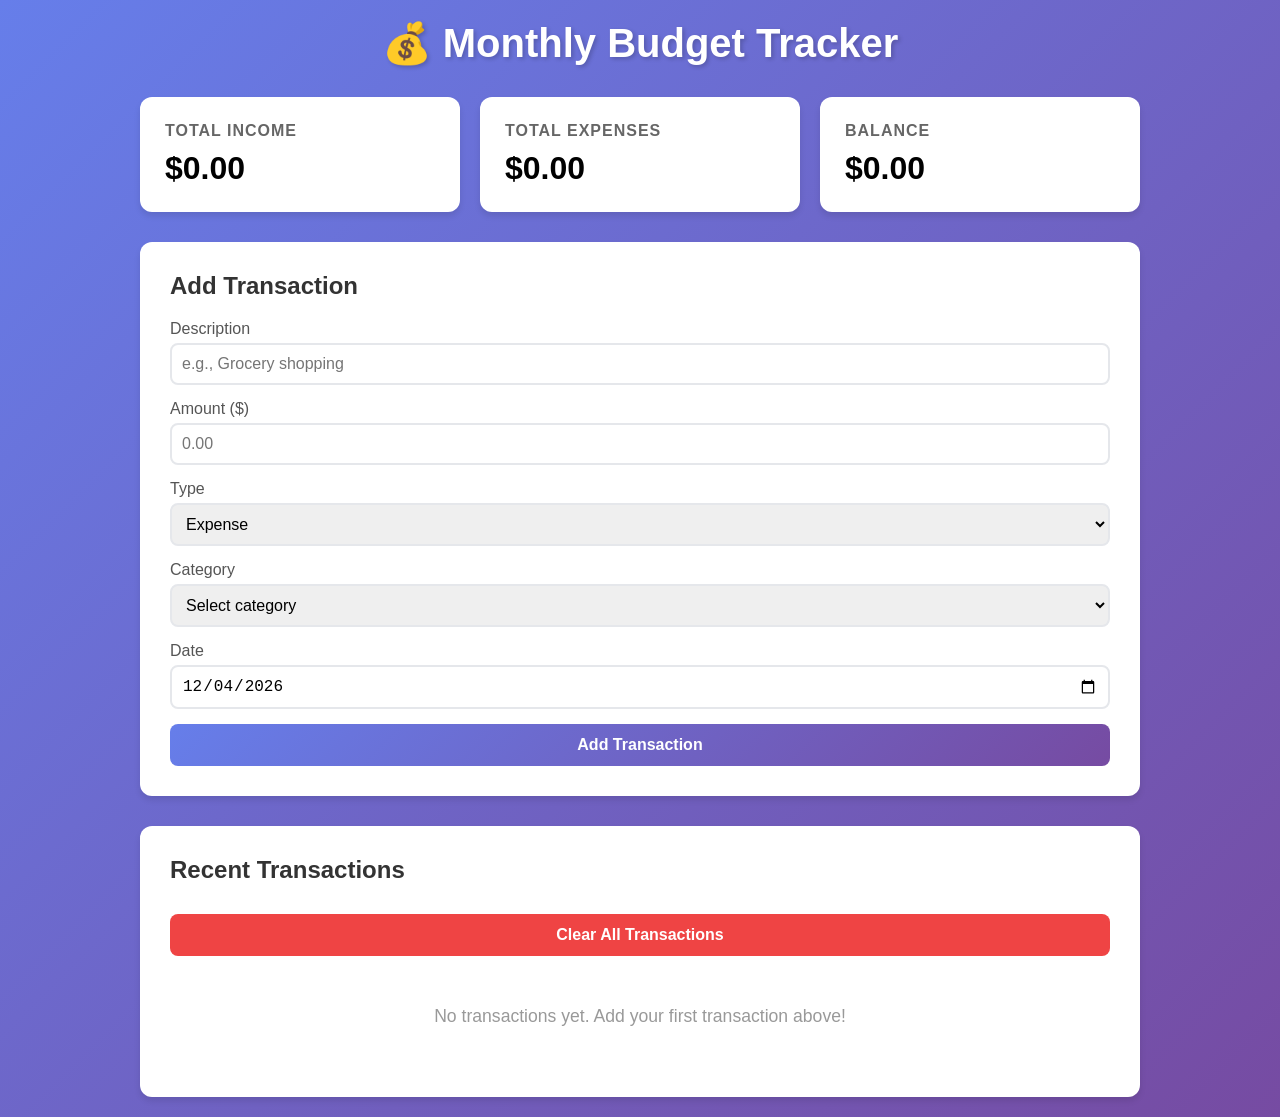
<file: index.html>
<!DOCTYPE html>
<html lang="en">
<head>
    <meta charset="UTF-8">
    <meta name="viewport" content="width=device-width, initial-scale=1.0">
    <title>Monthly Budget Tracker</title>
    <link rel="stylesheet" href="styles.css">
</head>
<body>
    <div class="container">
        <h1>💰 Monthly Budget Tracker</h1>

        <!-- Summary Cards -->
        <div class="summary">
            <div class="card income">
                <h3>Total Income</h3>
                <p id="totalIncome">$0.00</p>
            </div>
            <div class="card expense">
                <h3>Total Expenses</h3>
                <p id="totalExpenses">$0.00</p>
            </div>
            <div class="card balance">
                <h3>Balance</h3>
                <p id="balance">$0.00</p>
            </div>
        </div>

        <!-- Add Transaction Form -->
        <div class="form-card">
            <h2>Add Transaction</h2>
            <form id="transactionForm">
                <div class="form-group">
                    <label for="description">Description</label>
                    <input type="text" id="description" required placeholder="e.g., Grocery shopping">
                </div>
                <div class="form-group">
                    <label for="amount">Amount ($)</label>
                    <input type="number" id="amount" step="0.01" min="0.01" required placeholder="0.00">
                </div>
                <div class="form-group">
                    <label for="type">Type</label>
                    <select id="type" required>
                        <option value="expense">Expense</option>
                        <option value="income">Income</option>
                    </select>
                </div>
                <div class="form-group">
                    <label for="category">Category</label>
                    <select id="category" required>
                        <option value="">Select category</option>
                        <option value="food">🍔 Food & Dining</option>
                        <option value="rent">🏠 Rent / Housing</option>
                        <option value="utilities">💡 Utilities</option>
                        <option value="transport">🚗 Transport</option>
                        <option value="entertainment">🎬 Entertainment</option>
                        <option value="shopping">🛍️ Shopping</option>
                        <option value="health">🏥 Health</option>
                        <option value="salary">💰 Salary</option>
                        <option value="freelance">💼 Freelance</option>
                        <option value="other">📦 Other</option>
                    </select>
                </div>
                <div class="form-group">
                    <label for="date">Date</label>
                    <input type="date" id="date" required>
                </div>
                <button type="submit">Add Transaction</button>
            </form>
        </div>

        <!-- Transactions List -->
        <div class="transactions-card">
            <h2>Recent Transactions</h2>
            <button id="clearAll" style="margin: 10px 0;">Clear All Transactions</button>
            <div id="transactionsList">
                <p class="no-transactions">No transactions yet</p>
            </div>
        </div>
    </div>

    <script src="app.js"></script>
</body>
</html>
</file>
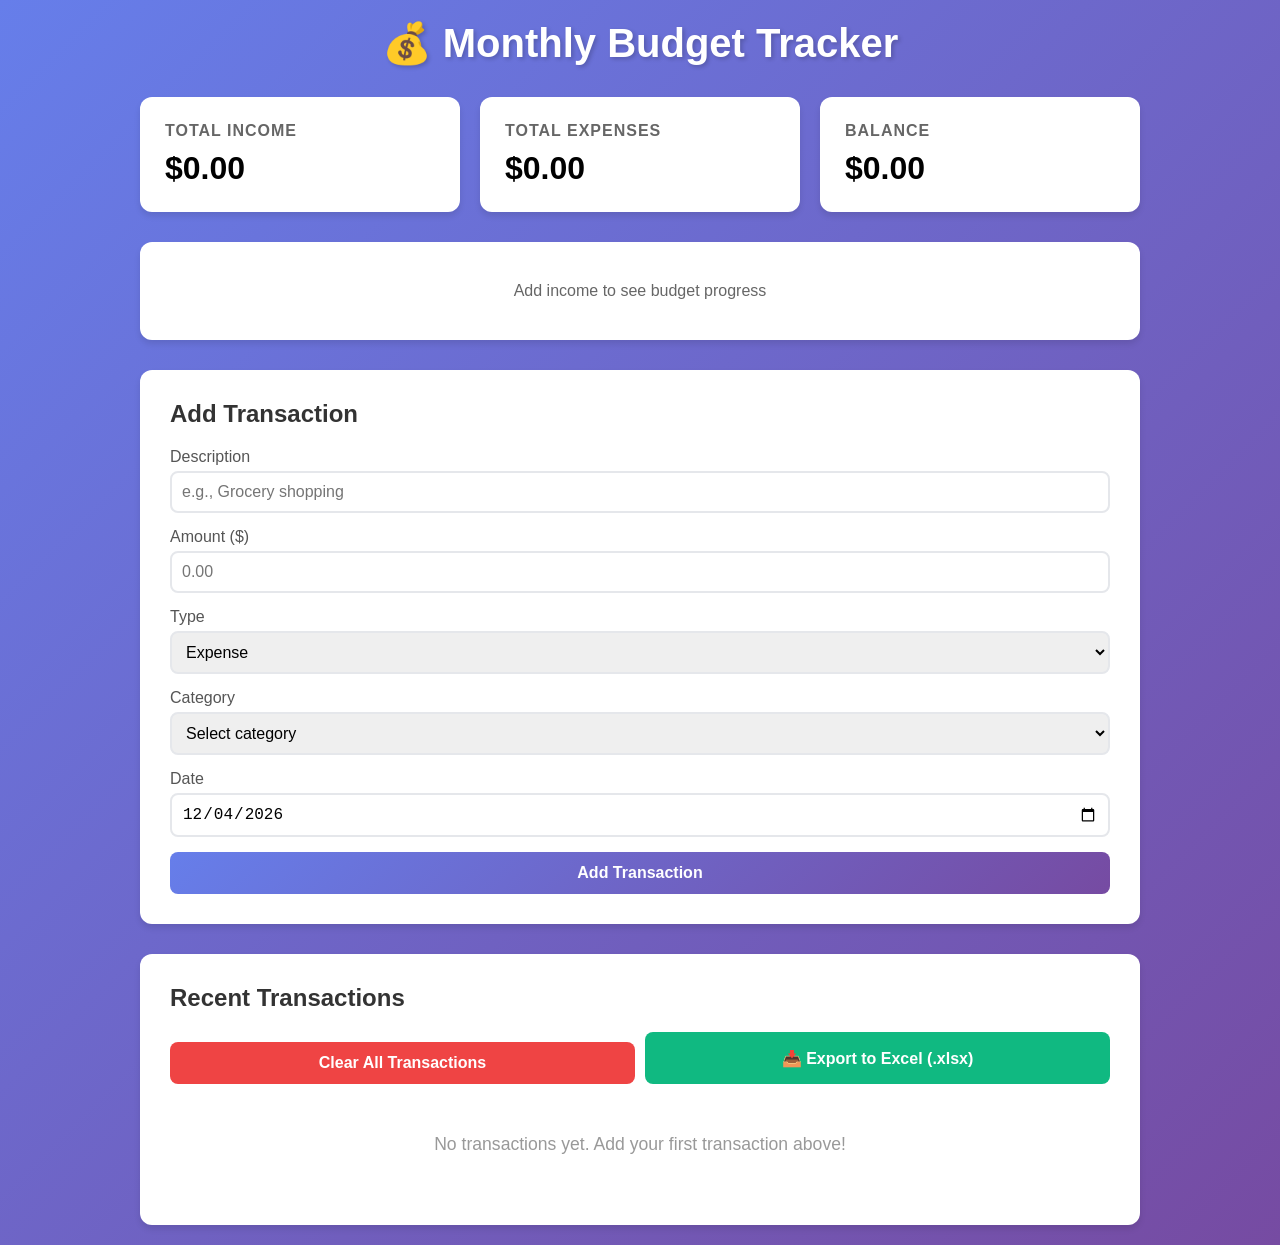
<file: start.html>
<!DOCTYPE html>
<html lang="en">
<head>
    <meta charset="UTF-8">
    <meta name="viewport" content="width=device-width, initial-scale=1.0">
    <title>Monthly Budget Tracker</title>
    <link rel="stylesheet" href="styles.css">
</head>
<body>
    <div class="container">
        <h1>💰 Monthly Budget Tracker</h1>

        <!-- Summary Cards -->
        <div class="summary">
            <div class="card income">
                <h3>Total Income</h3>
                <p id="totalIncome">$0.00</p>
            </div>
            <div class="card expense">
                <h3>Total Expenses</h3>
                <p id="totalExpenses">$0.00</p>
            </div>
            <div class="card balance">
                <h3>Balance</h3>
                <p id="balance">$0.00</p>
            </div>
        </div>

        <!-- Progress Bar -->
        <div class="progress-section">
            <h3>Budget Progress</h3>
            <p id="progressText">Add income to see budget progress</p>
        </div>

        <!-- Add Transaction Form -->
        <div class="form-card">
            <h2>Add Transaction</h2>
            <form id="transactionForm">
                <div class="form-group">
                    <label for="description">Description</label>
                    <input type="text" id="description" required placeholder="e.g., Grocery shopping">
                </div>
                <div class="form-group">
                    <label for="amount">Amount ($)</label>
                    <input type="number" id="amount" step="0.01" min="0.01" required placeholder="0.00">
                </div>
                <div class="form-group">
                    <label for="type">Type</label>
                    <select id="type" required>
                        <option value="expense">Expense</option>
                        <option value="income">Income</option>
                    </select>
                </div>
                <div class="form-group">
                    <label for="category">Category</label>
                    <select id="category" required>
                        <option value="">Select category</option>
                        <option value="food">🍔 Food & Dining</option>
                        <option value="rent">🏠 Rent / Housing</option>
                        <option value="utilities">💡 Utilities</option>
                        <option value="transport">🚗 Transport</option>
                        <option value="entertainment">🎬 Entertainment</option>
                        <option value="shopping">🛍️ Shopping</option>
                        <option value="health">🏥 Health</option>
                        <option value="salary">💰 Salary</option>
                        <option value="freelance">💼 Freelance</option>
                        <option value="other">📦 Other</option>
                    </select>
                </div>
                <div class="form-group">
                    <label for="date">Date</label>
                    <input type="date" id="date" required>
                </div>
                <button type="submit">Add Transaction</button>
            </form>
        </div>

        <!-- Transactions List -->
        <div class="transactions-card">
            <h2>Recent Transactions</h2>
            <div style="display: flex; gap: 10px; margin-bottom: 10px;">
                <button id="clearAll" style="background: #ef4444;">Clear All Transactions</button>
                <button id="exportBtn" style="background: #10b981;">📥 Export to Excel (.xlsx)</button>
            </div>
            <div id="transactionsList">
                <p class="no-transactions">No transactions yet. Add your first transaction above!</p>
            </div>
        </div>
    </div>

    <!-- SheetJS for Excel export -->
    <script src="https://cdn.sheetjs.com/xlsx-latest/package/dist/xlsx.full.min.js"></script>
    <script src="app.js"></script>
</body>
</html>
</file>
<file: styles.css>
* {
    margin: 0;
    padding: 0;
    box-sizing: border-box;
}

body {
    font-family: -apple-system, BlinkMacSystemFont, 'Segoe UI', Roboto, Oxygen, Ubuntu, sans-serif;
    background: linear-gradient(135deg, #667eea 0%, #764ba2 100%);
    min-height: 100vh;
    padding: 20px;
}

.container {
    max-width: 1000px;
    margin: 0 auto;
}

h1 {
    text-align: center;
    color: white;
    margin-bottom: 30px;
    font-size: 2.5rem;
    text-shadow: 2px 2px 4px rgba(0,0,0,0.2);
}

/* Summary Cards */
.summary {
    display: grid;
    grid-template-columns: repeat(auto-fit, minmax(250px, 1fr));
    gap: 20px;
    margin-bottom: 30px;
}

.card {
    background: white;
    padding: 25px;
    border-radius: 12px;
    box-shadow: 0 4px 6px rgba(0,0,0,0.1);
    transition: transform 0.3s ease;
}

.card:hover {
    transform: translateY(-5px);
}

.card h3 {
    font-size: 1rem;
    color: #666;
    margin-bottom: 10px;
    text-transform: uppercase;
    letter-spacing: 1px;
}

.card p {
    font-size: 2rem;
    font-weight: bold;
}

.income .card p {
    color: #10b981;
}

.expense .card p {
    color: #ef4444;
}

.balance .card p {
    color: #667eea;
}

/* Form Section */
.form-card {
    background: white;
    padding: 30px;
    border-radius: 12px;
    box-shadow: 0 4px 6px rgba(0,0,0,0.1);
    margin-bottom: 30px;
}

.form-card h2 {
    color: #333;
    margin-bottom: 20px;
    font-size: 1.5rem;
}

.form-group {
    margin-bottom: 15px;
}

.form-group label {
    display: block;
    color: #555;
    margin-bottom: 5px;
    font-weight: 500;
}

.form-group input,
.form-group select {
    width: 100%;
    padding: 10px;
    border: 2px solid #e5e7eb;
    border-radius: 8px;
    font-size: 1rem;
    transition: border-color 0.3s;
}

.form-group input:focus,
.form-group select:focus {
    outline: none;
    border-color: #667eea;
}

button {
    width: 100%;
    padding: 12px;
    background: linear-gradient(135deg, #667eea 0%, #764ba2 100%);
    color: white;
    border: none;
    border-radius: 8px;
    font-size: 1rem;
    font-weight: 600;
    cursor: pointer;
    transition: opacity 0.3s;
}

button:hover {
    opacity: 0.9;
}

button#clearAll {
    background: #ef4444;
    margin-top: 10px;
}

/* Transactions Section */
.transactions-card {
    background: white;
    padding: 30px;
    border-radius: 12px;
    box-shadow: 0 4px 6px rgba(0,0,0,0.1);
}

.transactions-card h2 {
    color: #333;
    margin-bottom: 20px;
    font-size: 1.5rem;
}

Transactions-list {
    list-style: none;
}

.no-transactions {
    text-align: center;
    color: #999;
    padding: 40px;
    font-size: 1.1rem;
}

#transactionsList {
    list-style: none;
}

.transaction-item {
    display: flex;
    justify-content: space-between;
    align-items: center;
    padding: 15px;
    border-bottom: 1px solid #e5e7eb;
    transition: background-color 0.3s;
}

.transaction-item:hover {
    background-color: #f9fafb;
}

.transaction-item:last-child {
    border-bottom: none;
}

.transaction-info {
    display: flex;
    align-items: center;
    gap: 12px;
}

.transaction-icon {
    font-size: 1.5rem;
    width: 40px;
    height: 40px;
    display: flex;
    align-items: center;
    justify-content: center;
    border-radius: 8px;
    background: #f3f4f6;
}

.transaction-details h4 {
    color: #333;
    font-size: 1rem;
    margin-bottom: 3px;
}

.transaction-details small {
    color: #9ca3af;
}

.transaction-amount {
    font-weight: bold;
    font-size: 1.1rem;
    text-align: right;
}

.transaction-amount.income {
    color: #10b981;
}

.transaction-amount.expense {
    color: #ef4444;
}

.delete-btn {
    padding: 6px 12px;
    background: #ef4444;
    border: none;
    border-radius: 6px;
    color: white;
    font-size: 0.85rem;
    cursor: pointer;
    margin-left: 10px;
    opacity: 0.6;
    transition: opacity 0.3s, background-color 0.3s;
}

.delete-btn:hover {
    opacity: 1;
}

.empty-state {
    text-align: center;
    color: #9ca3af;
    padding: 60px 20px;
}

/* Progress Bar */
.progress-section {
    background: white;
    padding: 20px;
    border-radius: 12px;
    box-shadow: 0 4px 6px rgba(0,0,0,0.1);
    margin-bottom: 30px;
}

.progress-bar {
    display: flex;
    align-items: center;
    gap: 20px;
    margin-top: 15px;
}

.progress {
    flex: 1;
    height: 10px;
    background: #e5e7eb;
    border-radius: 10px;
    overflow: hidden;
}

.progress-fill {
    height: 100%;
    background: linear-gradient(90deg, #667eea 0%, #764ba2 100%);
    transition: width 0.5s ease;
    border-radius: 10px;
}

.progress-text {
    min-width: 80px;
    text-align: right;
    font-weight: bold;
    color: #667eea;
}

/* Responsive */
@media (max-width: 600px) {
    h1 {
        font-size: 1.8rem;
    }

    .card p {
        font-size: 1.5rem;
    }

    .transaction-item {
        flex-direction: column;
        align-items: flex-start;
        gap: 10px;
    }

    .transaction-amount {
        text-align: left;
    }

    .transaction-category {
        font-size: 0.85rem;
        color: #6b7280;
    }

    .form-group {
        margin-bottom: 12px;
    }
}
</file>
